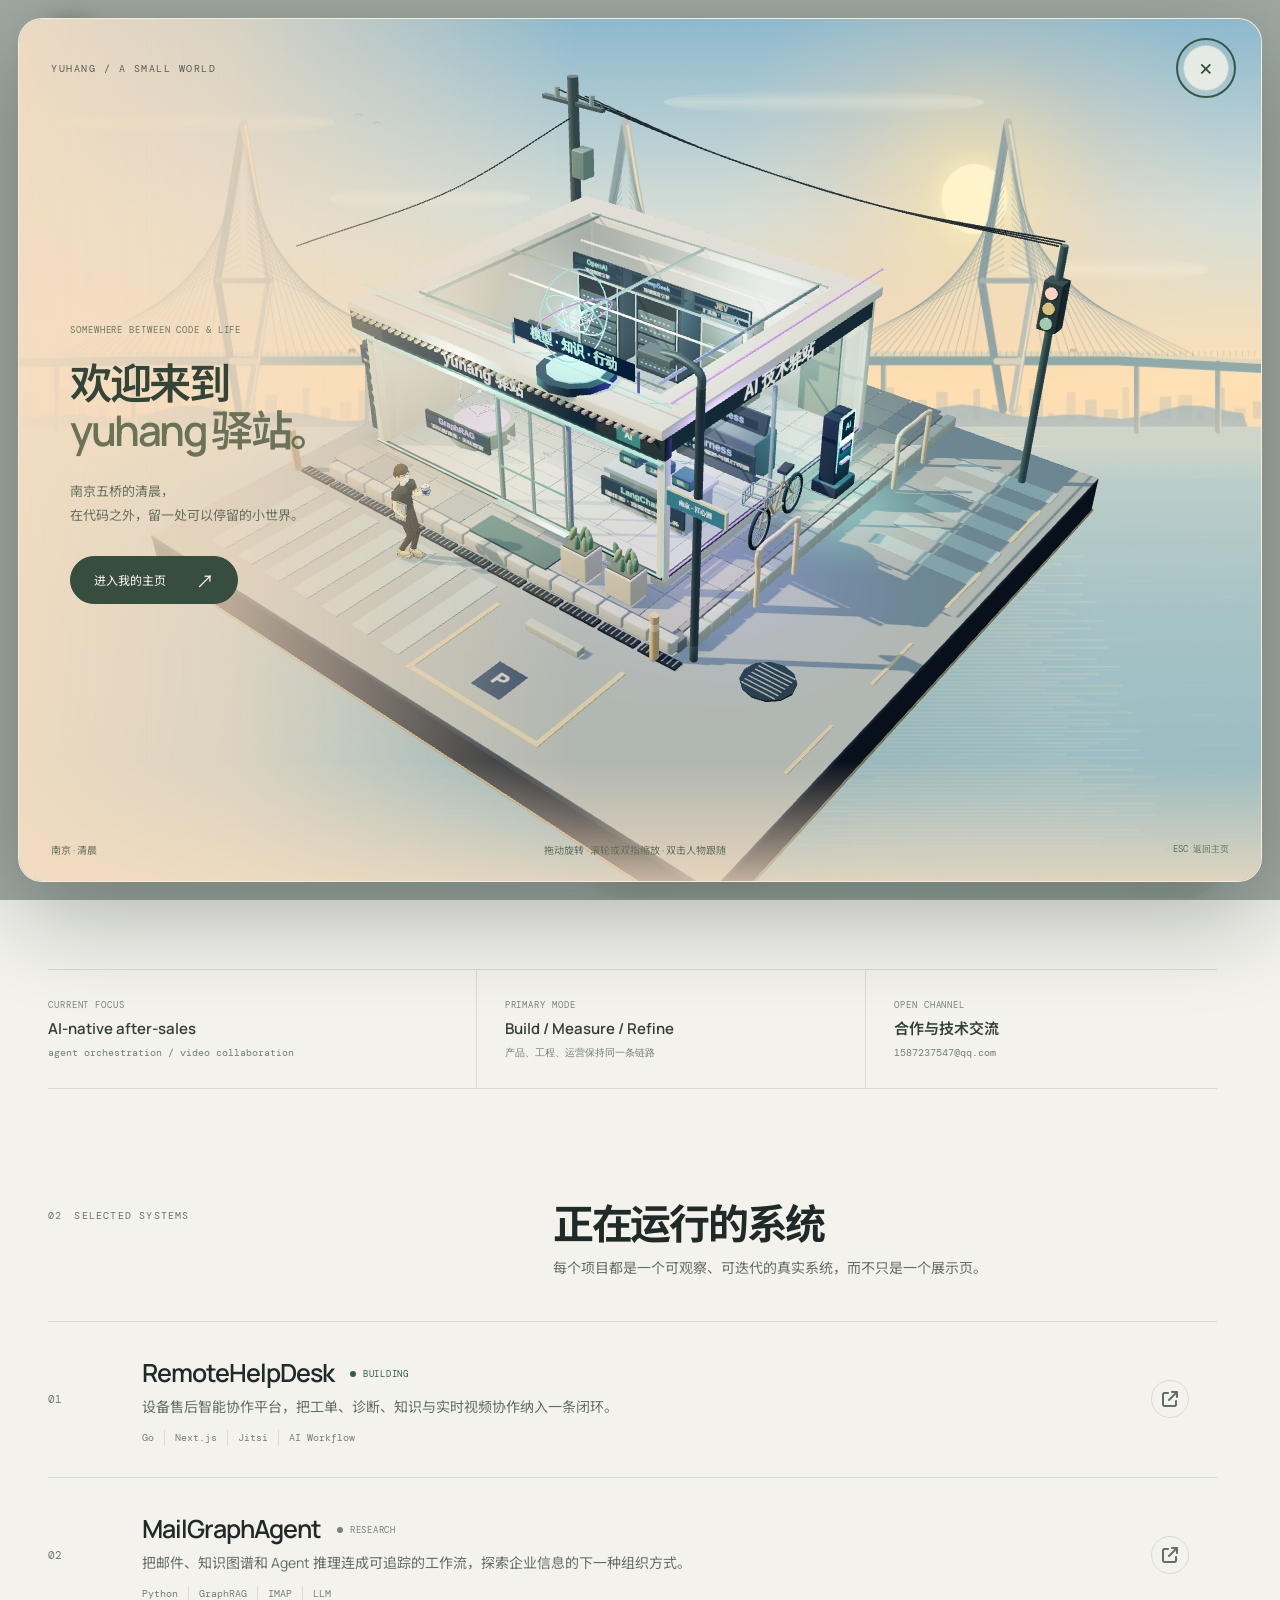
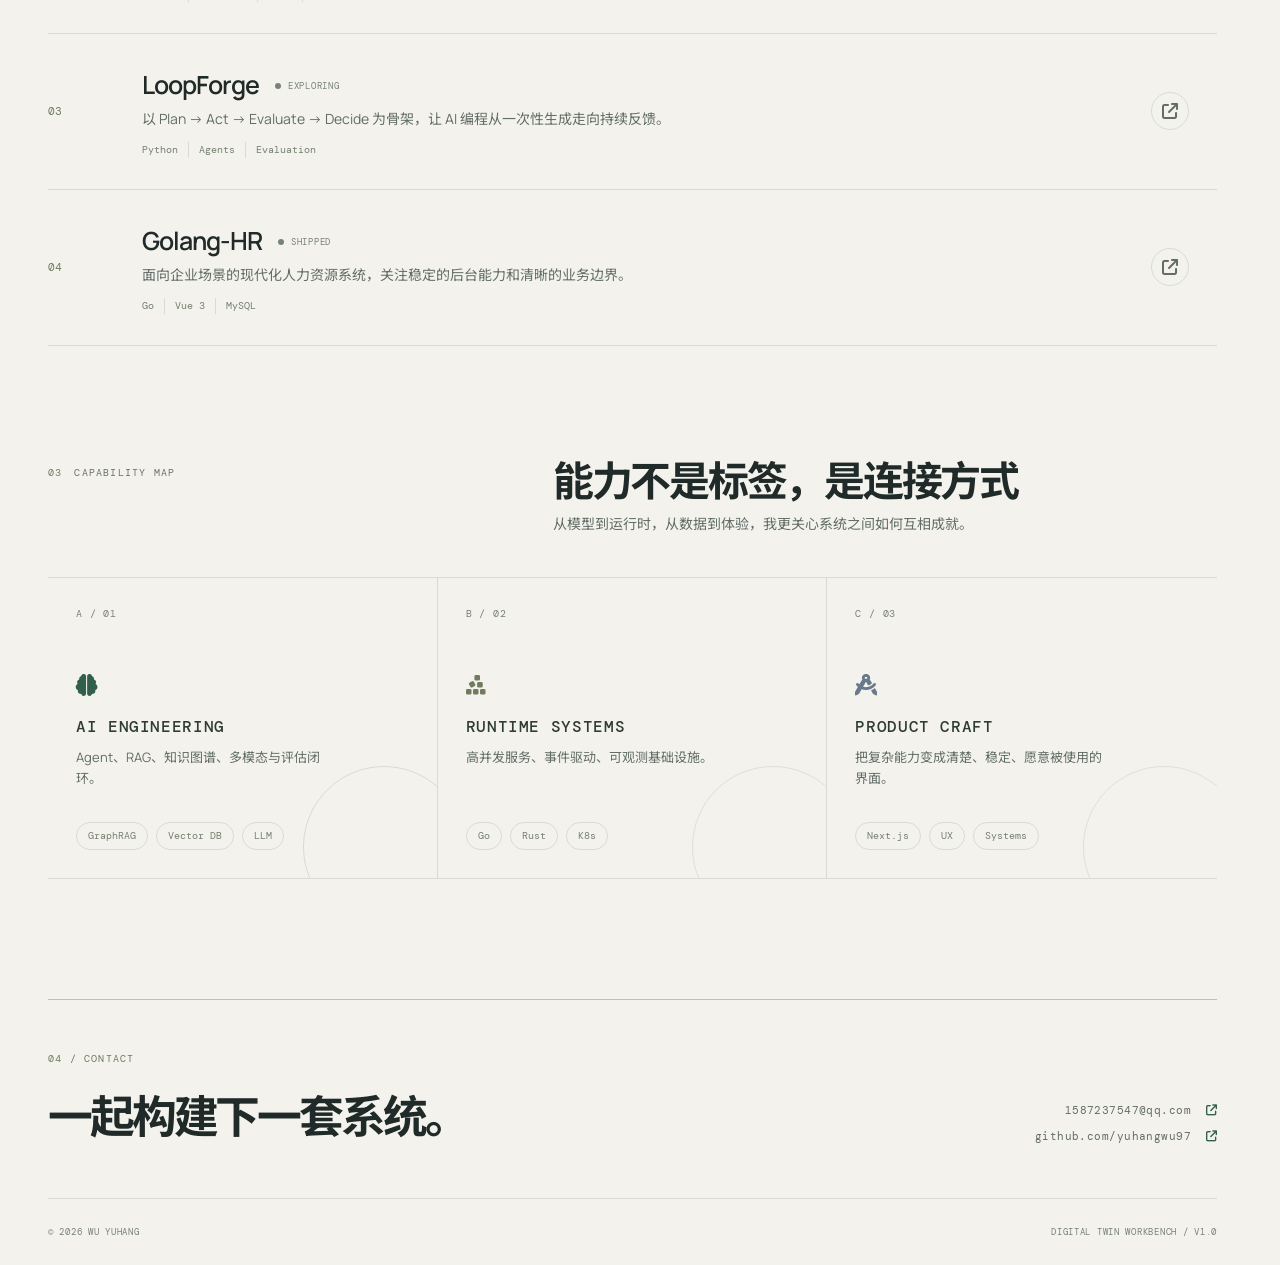
<file: index.html>
<!doctype html>
<html lang="zh-CN">

<head>
    <meta charset="UTF-8">
    <meta name="viewport" content="width=device-width, initial-scale=1.0">
    <meta name="theme-color" content="#f3f2ed">
    <meta name="description" content="Wu Yuhang 的个人数字孪生工作台：AI 系统、全栈工程与可持续的产品构建。">
    <title>Wu Yuhang | Digital Twin Workbench</title>

    <link rel="preconnect" href="https://fonts.googleapis.com">
    <link rel="preconnect" href="https://fonts.gstatic.com" crossorigin>
    <link href="https://fonts.googleapis.com/css2?family=DM+Mono:wght@400;500&family=Manrope:wght@400;500;600;700;800&family=Noto+Sans+SC:wght@400;500;700;900&display=swap" rel="stylesheet">
    <link rel="stylesheet" href="https://cdnjs.cloudflare.com/ajax/libs/font-awesome/6.5.2/css/all.min.css">
    <link rel="stylesheet" href="styles.css?v=20260927-1">
    <script type="module" src="app.js?v=20260927-1"></script>
</head>

<body>
    <dialog id="station-cover" class="station-cover" aria-labelledby="station-title" aria-describedby="station-subtitle">
        <div class="station-scene" aria-busy="true"></div>
        <div class="station-shade" aria-hidden="true"></div>
        <div class="station-topline"><span>YUHANG / A SMALL WORLD</span><button type="button" class="station-close" data-close-station aria-label="关闭驿站，返回主页"><span aria-hidden="true">×</span></button></div>
        <div class="station-intro">
            <p class="station-kicker">SOMEWHERE BETWEEN CODE & LIFE</p>
            <h2 id="station-title">欢迎来到<br><em>yuhang 驿站。</em></h2>
            <p id="station-subtitle">南京五桥的清晨，<br>在代码之外，留一处可以停留的小世界。</p>
            <button type="button" class="station-enter" data-close-station>进入我的主页 <span aria-hidden="true">↗</span></button>
        </div>
        <div class="station-bottomline"><span>南京 · 清晨</span><span class="station-status" role="status">正在走进驿站…</span><span class="station-escape">ESC 返回主页</span></div>
    </dialog>
    <div class="page-shell">
        <header class="topbar" id="top">
            <a class="brand" href="#top" aria-label="回到首页">
                <span class="brand-mark">WY</span>
                <span class="brand-copy">
                    <strong>WU YUHANG</strong>
                    <small>AI SYSTEMS / FULL STACK</small>
                </span>
            </a>

            <nav class="topnav" aria-label="主导航">
                <button type="button" class="station-launch" data-open-station aria-haspopup="dialog" aria-controls="station-cover" aria-expanded="false"><span aria-hidden="true">◈</span> 驿站漫游</button>
                <a href="#systems">Systems</a>
                <a href="#stack">Stack</a>
                <a href="#contact">Contact</a>
            </nav>

            <div class="topbar-meta">
                <span class="live-indicator"><i></i> AVAILABLE FOR WORK</span>
                <span class="location">NANJING / UTC+08</span>
            </div>
        </header>

        <main>
            <section class="hero" aria-labelledby="hero-title">
                <div class="hero-copy">
                    <div class="eyebrow"><span>01</span> INDEPENDENT ENGINEER / BUILDER</div>
                    <h1 id="hero-title">让复杂系统<br><em>变得可理解。</em></h1>
                    <p class="hero-summary">我是吴宇航，专注 AI 工程、后端系统与产品体验。把模型、数据和基础设施连接起来，交付真正能在现场持续运行的产品。</p>

                    <div class="hero-actions">
                        <a class="button button-primary" href="#systems">查看系统 <i class="fa-solid fa-arrow-down"></i></a>
                        <a class="button button-ghost" href="https://github.com/yuhangwu97" target="_blank" rel="noreferrer">GitHub <i class="fa-brands fa-github"></i></a>
                    </div>

                    <div class="hero-facts" aria-label="个人概览">
                        <div><strong>10+</strong><span>YEARS IN CODE</span></div>
                        <div><strong>39</strong><span>PUBLIC REPOS</span></div>
                        <div><strong>∞</strong><span>ITERATIONS</span></div>
                    </div>
                </div>

                <div class="hero-stage" data-mode="network" aria-label="AI 三维交互图谱">
                    <div class="scene-heading"><span>AN ATLAS OF INTELLIGENCE</span><span id="scene-view-name">NEURAL NETWORK</span></div>
                    <div class="scene-viewport" role="group" tabindex="-1" aria-label="AI 三维场景，可拖动或用方向键旋转，Home 键复位">
                        <canvas id="twin-canvas" aria-hidden="true"></canvas>
                        <div class="system-fallback" aria-hidden="true">
                            <svg class="atlas-static" viewBox="0 0 500 340" fill="none">
                                <g stroke="#6b9483" stroke-width="1.2" opacity=".55"><path d="M80 115 190 60 300 115 410 65M80 115 190 165 300 115 410 175M80 225 190 165 300 240 410 175M80 225 190 280 300 240 410 285M190 60 300 240M190 280 300 115M80 115 190 280M80 225 190 60"/></g>
                                <g fill="#567d6b"><circle cx="80" cy="115" r="8"/><circle cx="80" cy="225" r="8"/><circle cx="190" cy="60" r="8"/><circle cx="190" cy="165" r="11"/><circle cx="190" cy="280" r="8"/><circle cx="300" cy="115" r="11"/><circle cx="300" cy="240" r="8"/><circle cx="410" cy="65" r="8"/><circle cx="410" cy="175" r="8"/><circle cx="410" cy="285" r="8"/></g>
                            </svg>
                        </div>
                        <div class="atlas-labels" aria-hidden="true"></div>
                    </div>
                    <p class="scene-interaction-hint">正在载入 AI 场景</p>
                    <div class="scene-controls" role="group" aria-label="切换 AI 视图">
                        <button type="button" data-view="network" aria-pressed="true"><span>01</span> 神经网络</button>
                        <button type="button" data-view="brain" aria-pressed="false"><span>02</span> 数字大脑</button>
                        <button type="button" data-view="agents" aria-pressed="false"><span>03</span> Agent 协作</button>
                    </div>
                    <div class="scene-caption" aria-live="polite" aria-atomic="true">
                        <h2 id="scene-title">连接，让信息产生意义。</h2>
                        <p id="scene-description">从输入、表征到推理与输出，沿信号流探索神经网络的空间结构。</p>
                        <a id="scene-link" href="#systems">探索 AI 项目</a>
                    </div>
                    <p class="scene-disclaimer">AI 概念可视化 · 非实时模型运行数据</p>
                </div>
            </section>

            <section class="signal-strip" aria-label="系统摘要">
                <div class="signal-cell"><span class="signal-label">CURRENT FOCUS</span><strong>AI-native after-sales</strong><span class="signal-value">agent orchestration / video collaboration</span></div>
                <div class="signal-cell"><span class="signal-label">PRIMARY MODE</span><strong>Build / Measure / Refine</strong><span class="signal-value">产品、工程、运营保持同一条链路</span></div>
                <div class="signal-cell"><span class="signal-label">OPEN CHANNEL</span><strong>合作与技术交流</strong><span class="signal-value">1587237547@qq.com</span></div>
            </section>

            <section class="section-block" id="systems" aria-labelledby="systems-title">
                <div class="section-heading">
                    <div class="eyebrow"><span>02</span> SELECTED SYSTEMS</div>
                    <h2 id="systems-title">正在运行的系统</h2>
                    <p>每个项目都是一个可观察、可迭代的真实系统，而不只是一个展示页。</p>
                </div>

                <div class="project-list">
                    <a class="project-row project-primary" href="https://github.com/yuhangwu97/RemoteHelpDesk" target="_blank" rel="noreferrer">
                        <span class="project-index">01</span>
                        <div class="project-main"><div class="project-title-line"><h3>RemoteHelpDesk</h3><span class="project-state state-live"><i></i> BUILDING</span></div><p>设备售后智能协作平台，把工单、诊断、知识与实时视频协作纳入一条闭环。</p><div class="project-stack"><span>Go</span><span>Next.js</span><span>Jitsi</span><span>AI Workflow</span></div></div>
                        <span class="project-arrow"><i class="fa-solid fa-arrow-up-right-from-square"></i></span>
                    </a>
                    <a class="project-row" href="https://github.com/yuhangwu97/MailGraphAgent" target="_blank" rel="noreferrer">
                        <span class="project-index">02</span>
                        <div class="project-main"><div class="project-title-line"><h3>MailGraphAgent</h3><span class="project-state"><i></i> RESEARCH</span></div><p>把邮件、知识图谱和 Agent 推理连成可追踪的工作流，探索企业信息的下一种组织方式。</p><div class="project-stack"><span>Python</span><span>GraphRAG</span><span>IMAP</span><span>LLM</span></div></div>
                        <span class="project-arrow"><i class="fa-solid fa-arrow-up-right-from-square"></i></span>
                    </a>
                    <a class="project-row" href="https://github.com/yuhangwu97/loopforge" target="_blank" rel="noreferrer">
                        <span class="project-index">03</span>
                        <div class="project-main"><div class="project-title-line"><h3>LoopForge</h3><span class="project-state"><i></i> EXPLORING</span></div><p>以 Plan → Act → Evaluate → Decide 为骨架，让 AI 编程从一次性生成走向持续反馈。</p><div class="project-stack"><span>Python</span><span>Agents</span><span>Evaluation</span></div></div>
                        <span class="project-arrow"><i class="fa-solid fa-arrow-up-right-from-square"></i></span>
                    </a>
                    <a class="project-row" href="https://github.com/yuhangwu97/Golang-HR" target="_blank" rel="noreferrer">
                        <span class="project-index">04</span>
                        <div class="project-main"><div class="project-title-line"><h3>Golang-HR</h3><span class="project-state"><i></i> SHIPPED</span></div><p>面向企业场景的现代化人力资源系统，关注稳定的后台能力和清晰的业务边界。</p><div class="project-stack"><span>Go</span><span>Vue 3</span><span>MySQL</span></div></div>
                        <span class="project-arrow"><i class="fa-solid fa-arrow-up-right-from-square"></i></span>
                    </a>
                </div>
            </section>

            <section class="section-block stack-section" id="stack" aria-labelledby="stack-title">
                <div class="section-heading">
                    <div class="eyebrow"><span>03</span> CAPABILITY MAP</div>
                    <h2 id="stack-title">能力不是标签，是连接方式</h2>
                    <p>从模型到运行时，从数据到体验，我更关心系统之间如何互相成就。</p>
                </div>
                <div class="capability-grid">
                    <article class="capability capability-ai"><span class="capability-number">A / 01</span><i class="fa-solid fa-brain"></i><h3>AI ENGINEERING</h3><p>Agent、RAG、知识图谱、多模态与评估闭环。</p><div class="capability-tags"><span>GraphRAG</span><span>Vector DB</span><span>LLM</span></div></article>
                    <article class="capability capability-runtime"><span class="capability-number">B / 02</span><i class="fa-solid fa-cubes-stacked"></i><h3>RUNTIME SYSTEMS</h3><p>高并发服务、事件驱动、可观测基础设施。</p><div class="capability-tags"><span>Go</span><span>Rust</span><span>K8s</span></div></article>
                    <article class="capability capability-product"><span class="capability-number">C / 03</span><i class="fa-solid fa-compass-drafting"></i><h3>PRODUCT CRAFT</h3><p>把复杂能力变成清楚、稳定、愿意被使用的界面。</p><div class="capability-tags"><span>Next.js</span><span>UX</span><span>Systems</span></div></article>
                </div>
            </section>
        </main>

        <footer class="footer" id="contact">
            <div><span class="footer-kicker">04 / CONTACT</span><h2>一起构建下一套系统。</h2></div>
            <div class="footer-links"><a href="mailto:1587237547@qq.com">1587237547@qq.com <i class="fa-solid fa-arrow-up-right-from-square"></i></a><a href="https://github.com/yuhangwu97" target="_blank" rel="noreferrer">github.com/yuhangwu97 <i class="fa-solid fa-arrow-up-right-from-square"></i></a></div>
            <div class="footer-bottom"><span>© 2026 WU YUHANG</span><span>DIGITAL TWIN WORKBENCH / V1.0</span></div>
        </footer>
    </div>
</body>

</html>
</file>
<file: styles.css>
:root {
    --bg: #071014;
    --panel: rgba(12, 23, 27, 0.78);
    --ink: #eef7f4;
    --muted: #9ab0ae;
    --dim: #5f7978;
    --line: rgba(185, 222, 215, 0.15);
    --line-strong: rgba(185, 222, 215, 0.31);
    --cyan: #60e5d2;
    --cyan-bright: #b3fff1;
    --amber: #f2b66d;
    --violet: #9d8cff;
    --mono: "DM Mono", "SFMono-Regular", Consolas, monospace;
    --sans: "Manrope", "Noto Sans SC", "PingFang SC", sans-serif;
    --page-width: 1240px;
    --ease: cubic-bezier(.2, .8, .2, 1);
}

* { box-sizing: border-box; }
html { scroll-behavior: smooth; }
body { margin: 0; min-width: 320px; background: var(--bg); color: var(--ink); font-family: var(--sans); line-height: 1.6; overflow-x: hidden; }
body::before { content: ""; position: fixed; inset: 0; z-index: -3; background: #071014; }
body::after { content: ""; position: fixed; inset: 0; z-index: -1; pointer-events: none; opacity: .35; background-image: linear-gradient(rgba(119, 205, 193, .045) 1px, transparent 1px), linear-gradient(90deg, rgba(119, 205, 193, .045) 1px, transparent 1px); background-size: 72px 72px; mask-image: linear-gradient(to bottom, black, transparent 80%); }
::selection { background: var(--cyan); color: #071014; }
a { color: inherit; text-decoration: none; }
button, a { -webkit-tap-highlight-color: transparent; }
a:focus-visible { outline: 2px solid var(--cyan); outline-offset: 5px; }

.page-shell { width: min(var(--page-width), calc(100% - 64px)); margin: 0 auto; }
.topbar { min-height: 88px; display: flex; align-items: center; justify-content: space-between; gap: 32px; border-bottom: 1px solid var(--line); }
.brand { display: inline-flex; align-items: center; gap: 12px; min-width: max-content; }
.brand-mark { display: grid; place-items: center; width: 38px; height: 38px; border: 1px solid var(--cyan); color: var(--cyan-bright); font: 500 12px var(--mono); letter-spacing: -.06em; }
.brand-copy { display: grid; gap: 1px; }
.brand-copy strong { font-size: 13px; font-weight: 800; letter-spacing: .16em; }
.brand-copy small, .topbar-meta, .eyebrow, .signal-label, .signal-value, .project-index, .project-state, .project-stack, .capability-number, .capability-tags, .footer-kicker, .footer-bottom { font-family: var(--mono); }
.brand-copy small { color: var(--dim); font-size: 9px; letter-spacing: .14em; }
.topnav { display: flex; align-items: center; gap: 30px; margin-left: auto; }
.topnav a { color: var(--muted); font: 500 12px var(--mono); letter-spacing: .08em; transition: color .25s ease; }
.topnav a:hover { color: var(--cyan-bright); }
.topbar-meta { display: flex; align-items: center; gap: 18px; color: var(--dim); font-size: 10px; letter-spacing: .08em; white-space: nowrap; }
.live-indicator { display: inline-flex; align-items: center; gap: 7px; color: var(--cyan); }
.live-indicator i, .project-state i { width: 6px; height: 6px; display: inline-block; border-radius: 50%; background: currentColor; box-shadow: 0 0 10px currentColor; }
.live-indicator i { animation: live-pulse 1.8s ease-in-out infinite; }
@keyframes live-pulse { 50% { opacity: .35; transform: scale(.65); } }

main { position: relative; }
.hero { min-height: min(760px, calc(100svh - 88px)); display: grid; grid-template-columns: minmax(0, .86fr) minmax(480px, 1.14fr); align-items: center; gap: 7vw; padding: 86px 0 108px; }
.hero-copy { position: relative; z-index: 1; max-width: 590px; }
.eyebrow { display: flex; align-items: center; gap: 13px; color: var(--cyan); font-size: 11px; letter-spacing: .16em; }
.eyebrow span { color: var(--amber); }
h1, h2, h3, p { margin-top: 0; }
h1 { max-width: 620px; margin: 25px 0 26px; font-size: clamp(3rem, 4.7vw, 4.5rem); font-weight: 800; letter-spacing: -.055em; line-height: 1.04; }
h1 em { display: inline-block; color: var(--cyan-bright); font-style: normal; white-space: nowrap; text-shadow: 0 0 34px rgba(96, 229, 210, .23); }
.hero-summary { max-width: 520px; color: var(--muted); font-size: clamp(1rem, 1.25vw, 1.16rem); line-height: 1.9; }
.hero-actions { display: flex; gap: 12px; margin-top: 34px; }
.button { display: inline-flex; align-items: center; justify-content: center; gap: 12px; min-height: 47px; padding: 0 18px; border: 1px solid var(--line-strong); font: 500 12px var(--mono); letter-spacing: .08em; transition: transform .3s var(--ease), border-color .3s ease, background .3s ease; }
.button:hover { transform: translateY(-3px); border-color: var(--cyan); }
.button-primary { border-color: var(--cyan); background: var(--cyan); color: #071014; }
.button-primary:hover { background: var(--cyan-bright); }
.button-ghost { background: rgba(7, 16, 20, .35); color: var(--ink); }
.hero-facts { display: flex; flex-wrap: wrap; gap: 32px; margin-top: 58px; padding-top: 18px; border-top: 1px solid var(--line); }
.hero-facts div { display: grid; gap: 3px; }
.hero-facts strong { color: var(--ink); font: 500 25px var(--mono); }
.hero-facts span { color: var(--dim); font: 10px var(--mono); letter-spacing: .09em; }

.signal-strip { display: grid; grid-template-columns: repeat(3, 1fr); border-top: 1px solid var(--line); border-bottom: 1px solid var(--line); }
.signal-cell { min-height: 130px; display: grid; align-content: center; gap: 4px; padding: 24px 30px; border-right: 1px solid var(--line); }
.signal-cell:last-child { border-right: 0; }
.signal-label { color: var(--dim); font-size: 10px; letter-spacing: .1em; }
.signal-cell strong { color: var(--ink); font-size: 16px; font-weight: 600; }
.signal-value { color: var(--muted); font-size: 10px; }

.section-block { padding: 148px 0 0; }
.section-heading { display: grid; grid-template-columns: minmax(240px, .7fr) minmax(0, 1fr); column-gap: 40px; align-items: end; margin-bottom: 42px; }
.section-heading .eyebrow { grid-row: span 2; align-self: start; padding-top: 9px; }
.section-heading h2 { margin-bottom: 8px; font-size: clamp(2.3rem, 4vw, 4.6rem); font-weight: 700; letter-spacing: -.07em; line-height: 1.05; }
.section-heading p { grid-column: 2; max-width: 530px; margin-bottom: 0; color: var(--muted); font-size: 15px; }

.project-list { border-top: 1px solid var(--line); }
.project-row { display: grid; grid-template-columns: 70px minmax(0, 1fr) 48px; gap: 24px; align-items: center; min-height: 160px; padding: 27px 18px 27px 0; border-bottom: 1px solid var(--line); transition: background .35s ease, padding .35s var(--ease); }
.project-row:hover { padding-left: 18px; background: rgba(96, 229, 210, .055); }
.project-primary { border-left: 2px solid var(--cyan); padding-left: 16px; background: rgba(96, 229, 210, .035); }
.project-primary:hover { padding-left: 34px; }
.project-index { color: var(--amber); font-size: 11px; }
.project-main { min-width: 0; }
.project-title-line { display: flex; align-items: center; flex-wrap: wrap; gap: 16px; }
.project-title-line h3 { margin-bottom: 3px; font-size: clamp(1.35rem, 2vw, 1.8rem); letter-spacing: -.04em; }
.project-state { display: inline-flex; align-items: center; gap: 7px; color: var(--dim); font-size: 9px; letter-spacing: .08em; }
.project-state.state-live { color: var(--cyan); }
.project-row p { max-width: 730px; margin-bottom: 12px; color: var(--muted); font-size: 14px; }
.project-stack { display: flex; flex-wrap: wrap; gap: 10px; color: var(--dim); font-size: 10px; }
.project-stack span { padding-right: 10px; border-right: 1px solid var(--line); }
.project-stack span:last-child { border-right: 0; }
.project-arrow { display: grid; place-items: center; width: 38px; height: 38px; border: 1px solid var(--line); color: var(--muted); transition: color .3s ease, border-color .3s ease, transform .3s var(--ease); }
.project-row:hover .project-arrow { color: var(--cyan); border-color: var(--cyan); transform: translate(3px, -3px); }

.capability-grid { display: grid; grid-template-columns: repeat(3, 1fr); border-top: 1px solid var(--line); border-bottom: 1px solid var(--line); }
.capability { position: relative; min-height: 300px; display: flex; flex-direction: column; padding: 28px 28px 30px; border-right: 1px solid var(--line); overflow: hidden; }
.capability:last-child { border-right: 0; }
.capability::after { content: ""; position: absolute; right: -28px; bottom: -50px; width: 160px; height: 160px; border: 1px solid currentColor; border-radius: 50%; opacity: .15; }
.capability-ai { color: var(--cyan); }
.capability-runtime { color: var(--amber); }
.capability-product { color: var(--violet); }
.capability-number { color: var(--dim); font-size: 10px; letter-spacing: .08em; }
.capability > i { margin: 52px 0 20px; color: currentColor; font-size: 24px; text-shadow: 0 0 18px currentColor; }
.capability h3 { margin-bottom: 10px; color: var(--ink); font: 500 16px var(--mono); letter-spacing: .04em; }
.capability p { max-width: 250px; margin-bottom: 22px; color: var(--muted); font-size: 13px; }
.capability-tags { display: flex; flex-wrap: wrap; gap: 8px; margin-top: auto; color: var(--dim); font-size: 10px; }
.capability-tags span { padding: 5px 8px; border: 1px solid var(--line); }

.footer { margin-top: 180px; padding: 44px 0 26px; border-top: 1px solid var(--line-strong); display: grid; grid-template-columns: 1fr 1fr; gap: 55px; }
.footer-kicker { color: var(--amber); font-size: 10px; letter-spacing: .12em; }
.footer h2 { margin: 19px 0 0; font-size: clamp(2rem, 3.5vw, 4rem); letter-spacing: -.07em; line-height: 1; }
.footer-links { display: grid; align-content: end; justify-items: end; gap: 12px; }
.footer-links a { color: var(--muted); font: 11px var(--mono); letter-spacing: .04em; transition: color .25s ease; }
.footer-links a:hover { color: var(--cyan); }
.footer-links i { margin-left: 7px; color: var(--cyan); }
.footer-bottom { grid-column: 1 / -1; display: flex; justify-content: space-between; padding-top: 26px; border-top: 1px solid var(--line); color: var(--dim); font-size: 9px; letter-spacing: .08em; }

@media (max-width: 1050px) {
    .page-shell { width: min(var(--page-width), calc(100% - 44px)); }
    .topbar-meta .location { display: none; }
    .hero { grid-template-columns: minmax(0, .86fr) minmax(380px, 1.14fr); gap: 38px; }
    .section-block { padding-top: 118px; }
}

@media (max-width: 820px) {
    .topbar { min-height: 76px; }
    .topnav { gap: 15px; }
    .topnav a { font-size: 10px; }
    .topbar-meta { display: none; }
    .hero { min-height: auto; grid-template-columns: 1fr; gap: 48px; padding: 72px 0 82px; }
    .hero-copy { max-width: 650px; }
    .section-heading { grid-template-columns: 1fr; gap: 17px; }
    .section-heading .eyebrow { grid-row: auto; }
    .section-heading p { grid-column: auto; }
    .capability-grid { grid-template-columns: 1fr; }
    .capability { min-height: 235px; border-right: 0; border-bottom: 1px solid var(--line); }
    .capability:last-child { border-bottom: 0; }
    .capability > i { margin-top: 35px; }
}

@media (max-width: 560px) {
    .page-shell { width: min(100% - 28px, var(--page-width)); }
    .topbar { gap: 12px; }
    .brand-copy small { display: none; }
    .brand-copy strong { font-size: 11px; }
    .topnav { gap: 11px; }
    .topnav a { font-size: 9px; letter-spacing: .03em; }
    .hero { padding-top: 58px; }
    h1 { margin-top: 20px; font-size: clamp(2.65rem, 11.5vw, 3.35rem); letter-spacing: -.045em; }
    .hero-summary { font-size: 14px; line-height: 1.8; }
    .hero-actions { display: grid; grid-template-columns: 1fr 1fr; }
    .button { padding: 0 10px; font-size: 10px; }
    .hero-facts { gap: 20px; margin-top: 42px; }
    .hero-facts strong { font-size: 21px; }
    .hero-facts span { font-size: 8px; }
    .signal-strip { grid-template-columns: 1fr; }
    .signal-cell { min-height: 0; padding: 20px 18px; border-right: 0; border-bottom: 1px solid var(--line); }
    .signal-cell:last-child { border-bottom: 0; }
    .section-block { padding-top: 92px; }
    .section-heading { margin-bottom: 30px; }
    .section-heading h2 { font-size: 2.4rem; }
    .section-heading p { font-size: 13px; }
    .project-row { grid-template-columns: 30px minmax(0, 1fr) 30px; gap: 10px; min-height: 0; padding: 24px 0; }
    .project-row:hover { padding-left: 10px; }
    .project-title-line { gap: 9px; }
    .project-title-line h3 { font-size: 1.2rem; }
    .project-row p { font-size: 12px; line-height: 1.7; }
    .project-stack { gap: 7px; font-size: 8px; }
    .project-stack span { padding-right: 7px; }
    .project-arrow { width: 28px; height: 28px; font-size: 10px; }
    .capability { padding: 23px 20px; }
    .footer { margin-top: 108px; grid-template-columns: 1fr; gap: 35px; }
    .footer-links { justify-items: start; }
    .footer-bottom { gap: 8px; flex-direction: column; }
}

@media (prefers-reduced-motion: reduce) {
    html { scroll-behavior: auto; }
    *, *::before, *::after { animation-duration: .01ms !important; animation-iteration-count: 1 !important; transition-duration: .01ms !important; }
}

/* Studio sculpture: the visual is quiet until a visitor explores a layer. */
.hero-stage { position: relative; min-width: 0; align-self: center; background: radial-gradient(ellipse at 50% 34%, #1a3036 0%, #0d1b21 42%, transparent 73%); }
.scene-heading { display: flex; justify-content: space-between; margin: 0 24px; padding: 16px 0; border-bottom: 1px solid var(--line); color: #9cafb5; font: 10px var(--mono); letter-spacing: .15em; }
.scene-heading span:last-child { color: #71868d; }
.scene-viewport { position: relative; height: 490px; }
#twin-canvas { display: block; position: absolute; inset: 0; width: 100%; height: 100%; opacity: 0; transition: opacity .6s ease; }
.scene-ready #twin-canvas { opacity: 1; }
.scene-signature { position: absolute; left: 24px; top: 36px; writing-mode: vertical-rl; font: 8px var(--mono); letter-spacing: .22em; color: #6e858d; }
.scene-controls { position: relative; display: flex; gap: 5px; margin: 0 24px; padding: 5px; border: 1px solid #2b3d44; border-radius: 12px; background: #0a151bcc; }
.scene-controls button { flex: 1; min-height: 44px; min-width: 0; padding: 0 8px; border: 1px solid transparent; border-radius: 8px; background: transparent; color: #9dafb4; font: 11px var(--mono); cursor: pointer; transition: color .2s ease, background .2s ease, border-color .2s ease; }
.scene-controls button span { margin-right: 5px; opacity: .55; font-size: 9px; }
.scene-controls button:hover { color: #eef7f4; background: #ffffff08; }
.scene-controls button[aria-pressed="true"] { background: #24383e; border-color: #49605f; color: #c2f1e6; }
.scene-controls button:focus-visible { outline: 2px solid var(--cyan); outline-offset: 3px; }
.scene-caption { min-height: 145px; padding: 23px 28px 0; }
.scene-caption h2 { margin: 0 0 8px; color: #dce7e7; font-size: 18px; font-weight: 500; letter-spacing: -.02em; }
.scene-caption p { max-width: 440px; margin: 0 0 10px; color: #9aaeb5; font-size: 12px; line-height: 1.8; }
.scene-caption a { display: inline-flex; align-items: center; min-height: 32px; font-size: 11px; color: #b0d7cd; border-bottom: 1px solid #49605f; }
.system-fallback { position: absolute; inset: 0; perspective: 900px; opacity: 1; transition: opacity .4s; }
.scene-ready .system-fallback { opacity: 0; pointer-events: none; }
@media (max-width: 1050px) { .scene-controls { margin-inline: 10px; } .scene-controls button { padding-inline: 4px; font-size: 10px; } .scene-controls button span { display: none; } }
@media (max-width: 820px) { .hero-stage { width: 100%; max-width: 620px; justify-self: center; } .scene-viewport { height: 490px; } }
@media (max-width: 560px) { .scene-viewport { height: 400px; } .scene-heading { margin-inline: 14px; font-size: 9px; } .scene-caption { padding-inline: 16px; min-height: 155px; } .scene-signature { left: 14px; } }
@media (prefers-reduced-motion: reduce) { .hero-stage *, .hero-stage *::before, .hero-stage *::after { transition: none; animation: none; } }

.scene-viewport { cursor: grab; touch-action: pan-y; outline: none; }
.scene-viewport.is-dragging { cursor: grabbing; }
.scene-viewport:focus-visible { outline: 1px solid #7ab9aa; outline-offset: -8px; border-radius: 16px; }
.scene-interaction-hint { position: relative; margin: -14px 0 19px; text-align: center; color: #94acae; font-size: 10px; letter-spacing: .08em; pointer-events: none; }
.scene-ready .scene-signature { pointer-events: none; }

/* Editorial layout with a daylight studio for the sculpture. */
:root { --bg: #f3f2ed; --ink: #202a29; --muted: #626d68; --dim: #78817c; --line: #d7dbd3; --line-strong: #b8c2b9; --cyan: #315e4d; --cyan-bright: #315e4d; --amber: #6f7c60; --violet: #67798a; --page-width: 1320px; }
body, body::before { background: var(--bg); }
body::after { display: none; }
::selection { background: #c2d5c5; color: #1e3029; }
.page-shell { width: min(var(--page-width), calc(100% - 96px)); }
.topbar { min-height: 96px; gap: 24px; }
.brand-mark { width: 42px; height: 42px; background: #253c32; color: #f3f2ed; border: 0; border-radius: 50%; letter-spacing: -.06em; }
.brand-copy strong { font-size: 12px; letter-spacing: .12em; }
.brand-copy small { color: #77837a; font-size: 9px; letter-spacing: .08em; }
.topnav { gap: 32px; }
.topnav a { color: #36463e; font-family: var(--sans); font-size: 13px; letter-spacing: 0; }
.topbar-meta { font-size: 9px; }
.live-indicator i { box-shadow: none; animation: none; }
.hero { min-height: auto; grid-template-columns: minmax(0, .88fr) minmax(0, 1.12fr); gap: 52px; padding: 60px 0 70px; }
.hero-copy { max-width: 510px; padding: 24px 0; }
.eyebrow { color: #677469; font-size: 10px; letter-spacing: .12em; gap: 12px; }
h1 { font-size: clamp(46px, 4.4vw, 68px); line-height: 1.15; letter-spacing: -.065em; margin: 30px 0 28px; font-weight: 700; }
h1 em { color: #728171; text-shadow: none; }
.hero-summary { max-width: 390px; font-size: 15px; line-height: 2; color: #657168; }
.hero-actions { margin-top: 32px; gap: 12px; }
.button { min-height: 48px; padding-inline: 22px; border-radius: 30px; font-family: var(--sans); font-size: 12px; letter-spacing: 0; }
.button-primary { background: #2e493b; border-color: #2e493b; color: #fff; }
.button-primary:hover { color: #fff; background: #42614f; }
.button-ghost { background: transparent; color: #33463b; border-color: #c2cbbf; }
.hero-facts { gap: 30px; margin-top: 48px; padding-top: 23px; }
.hero-facts strong { font-size: 23px; }
.hero-facts span { font-size: 8px; letter-spacing: .06em; }
.hero-stage { overflow: hidden; border-radius: 28px; background: radial-gradient(ellipse at 45% 25%, #fff 0%, #e8ebe4 48%, #dce1d7 100%); box-shadow: inset 0 0 0 1px #ffffffb0; }
.scene-heading { margin: 0 28px; padding: 24px 0 0; border: 0; color: #657365; font-size: 9px; letter-spacing: .15em; }
.scene-heading span:last-child { color: #859182; }
.scene-signature { color: #83907f; left: 24px; top: 32px; font-size: 8px; }
.scene-viewport { height: 450px; }
.scene-interaction-hint { color: #627462; margin-top: -12px; margin-bottom: 17px; }
.scene-controls { gap: 5px; margin: 0 24px; border: 1px solid #c6d0c0; background: #f6f8f1a8; border-radius: 30px; padding: 5px; }
.scene-controls button { color: #64705e; border-radius: 24px; font-family: var(--sans); font-size: 12px; }
.scene-controls button:hover { color: #20382a; background: #d7dfd0; }
.scene-controls button[aria-pressed="true"] { background: #354d3e; color: #f2f6ee; border-color: #354d3e; box-shadow: 0 2px 5px #23382518; }
.scene-caption { position: relative; min-height: 143px; padding: 22px 30px 24px; }
.scene-caption h2 { color: #293c2e; font-size: 19px; }
.scene-caption p { color: #64735e; max-width: 360px; font-size: 12px; margin-bottom: 6px; }
.scene-caption a { color: #34523c; border-color: #a5b49e; }
.signal-strip { grid-template-columns: 1.1fr 1fr .9fr; }
.signal-cell { padding: 25px 28px; min-height: 118px; }
.signal-cell:first-child { padding-left: 0; }
.signal-label { color: #7b857a; font-size: 9px; }
.signal-cell strong { font-size: 15px; color: #324132; }
.signal-value { font-size: 10px; color: #71806d; }
.section-block { padding-top: 110px; }
.section-heading { grid-template-columns: minmax(220px, .7fr) minmax(0, 1fr); }
.section-heading h2 { font-size: clamp(30px, 3.2vw, 46px); line-height: 1.2; letter-spacing: -.055em; }
.section-heading p { font-size: 14px; }
.project-row { min-height: 156px; border-color: #d7dbd3; }
.project-primary { border-left: 0; padding-left: 0; background: transparent; }
.project-row:hover, .project-primary:hover { padding-left: 18px; background: #e7ebe2; }
.project-title-line h3 { font-size: 25px; font-weight: 600; }
.project-state i { box-shadow: none; }
.project-arrow { border-radius: 50%; }
.project-stack, .capability-tags { color: #74816e; }
.capability { padding: 28px; }
.capability > i { text-shadow: none; font-size: 22px; }
.capability h3 { color: #2f3d30; }
.capability-tags span { border-radius: 20px; padding: 5px 11px; }
.footer { margin-top: 120px; }
.footer h2 { font-size: clamp(30px, 3.5vw, 48px); line-height: 1.2; }
@media (max-width: 1100px) {
 .page-shell { width: calc(100% - 56px); }
 .hero { gap: 30px; grid-template-columns: minmax(0, .85fr) minmax(0, 1.15fr); }
 h1 { font-size: clamp(38px, 4.6vw, 56px); }
 .topbar-meta { display: none; }
 .scene-viewport { height: 410px; }
 .hero-facts { gap: 21px; }
 .scene-controls { margin-inline: 16px; }
}
@media (max-width: 820px) {
 .hero { grid-template-columns: 1fr; gap: 30px; padding-top: 40px; }
 .hero-copy { max-width: 650px; padding: 0; }
 h1 { font-size: 58px; }
 .hero-summary { max-width: 500px; }
 .hero-facts { margin-top: 30px; }
 .hero-stage { max-width: none; }
 .scene-viewport { height: 480px; }
 .scene-caption { min-height: 136px; }
 .section-heading { grid-template-columns: 1fr; }
 .signal-strip { grid-template-columns: 1fr; }
 .signal-cell, .signal-cell:first-child { padding: 20px 0; border-right: 0; border-bottom: 1px solid var(--line); }
 .signal-cell:last-child { border-bottom: 0; }
 .capability { border-right: 0; }
}
@media (max-width: 560px) {
 .page-shell { width: calc(100% - 36px); }
 .topbar { min-height: 80px; gap: 12px; }
 .brand-copy strong { font-size: 10px; }
 .brand-mark { width: 34px; height: 34px; }
 .brand { gap: 8px; }
 .topnav { gap: 13px; }
 .topnav a { font-size: 11px; }
 .hero { padding: 36px 0 42px; gap: 32px; }
 h1 { font-size: clamp(35px, 9.8vw, 53px); margin: 23px 0; }
 .hero-summary { font-size: 14px; }
 .hero-actions { display: flex; flex-wrap: wrap; margin-top: 25px; }
 .hero-facts { gap: 25px; }
 .hero-stage { border-radius: 20px; }
 .scene-heading { margin-inline: 20px; padding-top: 21px; font-size: 8px; }
 .scene-viewport { height: 365px; }
 .scene-signature { left: 16px; font-size: 7px; }
 .scene-controls { margin-inline: 14px; gap: 2px; }
 .scene-controls button { padding-inline: 4px; font-size: 11px; }
 .scene-caption { padding: 20px; min-height: 145px; }
 .scene-caption p { font-size: 11px; }
 .section-block { padding-top: 74px; }
 .section-heading h2 { font-size: 32px; }
 .project-title-line h3 { font-size: 21px; }
 .project-row { min-height: 0; }
 .project-primary:hover { padding-left: 10px; }
 .footer { margin-top: 80px; }
}

.atlas-labels { position: absolute; inset: 0; pointer-events: none; overflow: hidden; display: none; }
.scene-ready .atlas-labels { display: block; }
.atlas-labels span { position: absolute; transform: translate(-50%, -50%); white-space: nowrap; color: #294e40; background: #f3f6eef0; border: 1px solid #bacdbb; border-radius: 20px; padding: 4px 10px; font-size: 10px; letter-spacing: .08em; }
.atlas-static { position: absolute; inset: 10%; width: 80%; height: 80%; }
.scene-caption { min-height: 146px; }
.scene-disclaimer { margin: 0; padding: 0 30px 20px; color: #72836e; font-size: 9px; letter-spacing: .04em; }
.scene-controls button { white-space: nowrap; }
@media (max-width: 560px) { .scene-heading { font-size: 7px; letter-spacing: .06em; } .atlas-labels span { font-size: 9px; padding: 3px 6px; } .scene-disclaimer { padding-inline: 20px; font-size: 8px; } }

/* A full-viewport miniature sits above the portfolio, like a liftable cover. */
.station-launch { display: inline-flex; align-items: center; gap: 6px; min-height: 40px; padding: 0 13px; border: 1px solid #b9c8b9; border-radius: 22px; background: #e7ede3; color: #354e3e; font: 12px var(--sans); cursor: pointer; white-space: nowrap; }
.station-launch:hover { background: #d7e3d1; }
.station-launch:focus-visible, .station-cover button:focus-visible { outline: 2px solid #385747; outline-offset: 5px; }
.station-cover { position: fixed; inset: 18px; width: calc(100vw - 36px); height: calc(100dvh - 36px); max-width: none; max-height: none; margin: 0; padding: 0; overflow: hidden; border: 1px solid #fff6; border-radius: 24px; background: #f4dcc0; color: #334439; box-shadow: 0 28px 100px #10231d55; overscroll-behavior: contain; }
.station-cover::backdrop { background: #1a302960; backdrop-filter: blur(14px); }
.station-cover[open] { animation: station-arrive .55s cubic-bezier(.2,.8,.2,1) both; }
.station-cover.station-leaving { animation: station-depart .28s ease-in both; pointer-events: none; }
@keyframes station-arrive { from { opacity: 0; transform: translateY(26px) scale(.975); } to { opacity: 1; transform: none; } }
@keyframes station-depart { to { opacity: 0; transform: translateY(-24px) scale(.985); } }
.station-scene, .station-scene iframe, .station-shade { position: absolute; inset: 0; width: 100%; height: 100%; border: 0; }
.station-scene iframe { opacity: 0; transition: opacity .7s ease; }
.station-ready .station-scene iframe { opacity: 1; }
.station-shade { pointer-events: none; background: linear-gradient(90deg, #f4dcc0ea 0%, #f4dcc0b8 17%, #f4dcc000 45%), linear-gradient(0deg, #f4dcc0c9 0%, #f4dcc000 14%); }
.station-topline { position: absolute; inset: 26px 32px auto; display: flex; align-items: center; justify-content: space-between; gap: 16px; pointer-events: none; }
.station-topline > span { font: 10px var(--mono); letter-spacing: .15em; color: #556052; }
.station-close { pointer-events: auto; display: grid; place-items: center; width: 46px; height: 46px; border: 1px solid #63725a38; border-radius: 50%; background: #fff8ebbd; color: #354839; cursor: pointer; font: 28px/1 var(--sans); backdrop-filter: blur(12px); }
.station-close:hover { background: #fffaf2; }
.station-intro { position: absolute; top: 50%; left: clamp(28px, 4vw, 72px); max-width: 340px; transform: translateY(-45%); pointer-events: none; }
.station-kicker { margin: 0 0 24px; color: #6e7660; font: 9px var(--mono); letter-spacing: .1em; }
.station-intro h2 { margin: 0 0 24px; font-size: clamp(34px, 3.3vw, 48px); line-height: 1.12; letter-spacing: -.06em; font-weight: 600; }
.station-intro h2 em { white-space: nowrap; color: #6a7257; font-style: normal; }
.station-intro > p:not(.station-kicker) { font-size: 13px; color: #63705d; line-height: 1.9; margin: 0 0 28px; }
.station-enter { pointer-events: auto; display: inline-flex; align-items: center; gap: 30px; min-height: 48px; padding: 0 23px; border: 1px solid #374e3f; border-radius: 28px; background: #374e3f; color: #fff8ec; font: 12px var(--sans); cursor: pointer; }
.station-enter:hover { background: #4b6251; }
.station-enter span { font-size: 18px; }
.station-bottomline { position: absolute; inset: auto 32px 24px; display: flex; justify-content: space-between; align-items: center; gap: 18px; color: #63705d; font: 10px var(--sans); pointer-events: none; }
.station-status { text-align: center; }
.station-escape { font: 9px var(--mono); white-space: nowrap; }
.station-failed .station-status { color: #684e36; }
@media (max-width: 1050px) { .topnav { gap: 18px; } .station-intro { max-width: 270px; } .station-intro h2 { font-size: 42px; } }
@media (max-width: 700px) {
 .station-cover { inset: 8px; width: calc(100vw - 16px); height: calc(100dvh - 16px); border-radius: 18px; }
 .station-topline { inset: 16px 18px auto; }
 .station-topline > span { font-size: 8px; letter-spacing: .08em; }
 .station-close { width: 42px; height: 42px; }
 .station-shade { background: linear-gradient(0deg, #f4dcc0f5 0%, #f4dcc0ce 21%, #f4dcc000 45%); }
 .station-intro { left: 24px; right: 24px; top: auto; bottom: 58px; max-width: none; transform: none; }
 .station-kicker { margin-bottom: 12px; font-size: 8px; }
 .station-intro h2 { font-size: 32px; margin-bottom: 12px; }
 .station-intro h2 br { display: initial; }
 .station-intro > p:not(.station-kicker) { font-size: 11px; margin-bottom: 18px; }
 .station-intro > p:not(.station-kicker) br { display: none; }
 .station-enter { min-height: 44px; padding-inline: 18px; }
 .station-bottomline { inset: auto 20px 20px; font-size: 9px; }
 .station-bottomline > span:first-child, .station-escape { display: none; }
 .station-status { width: 100%; }
 .topnav { gap: 10px; }
 .station-launch { font-size: 10px; min-height: 36px; padding-inline: 10px; }
}
@media (max-width: 560px) { .topbar { flex-wrap: wrap; padding-block: 15px; gap: 12px; } .topnav { width: 100%; justify-content: space-between; } }
@media (prefers-reduced-motion: reduce) { .station-cover[open], .station-cover.station-leaving { animation: none; } .station-scene iframe { transition: none; } }
</file>
